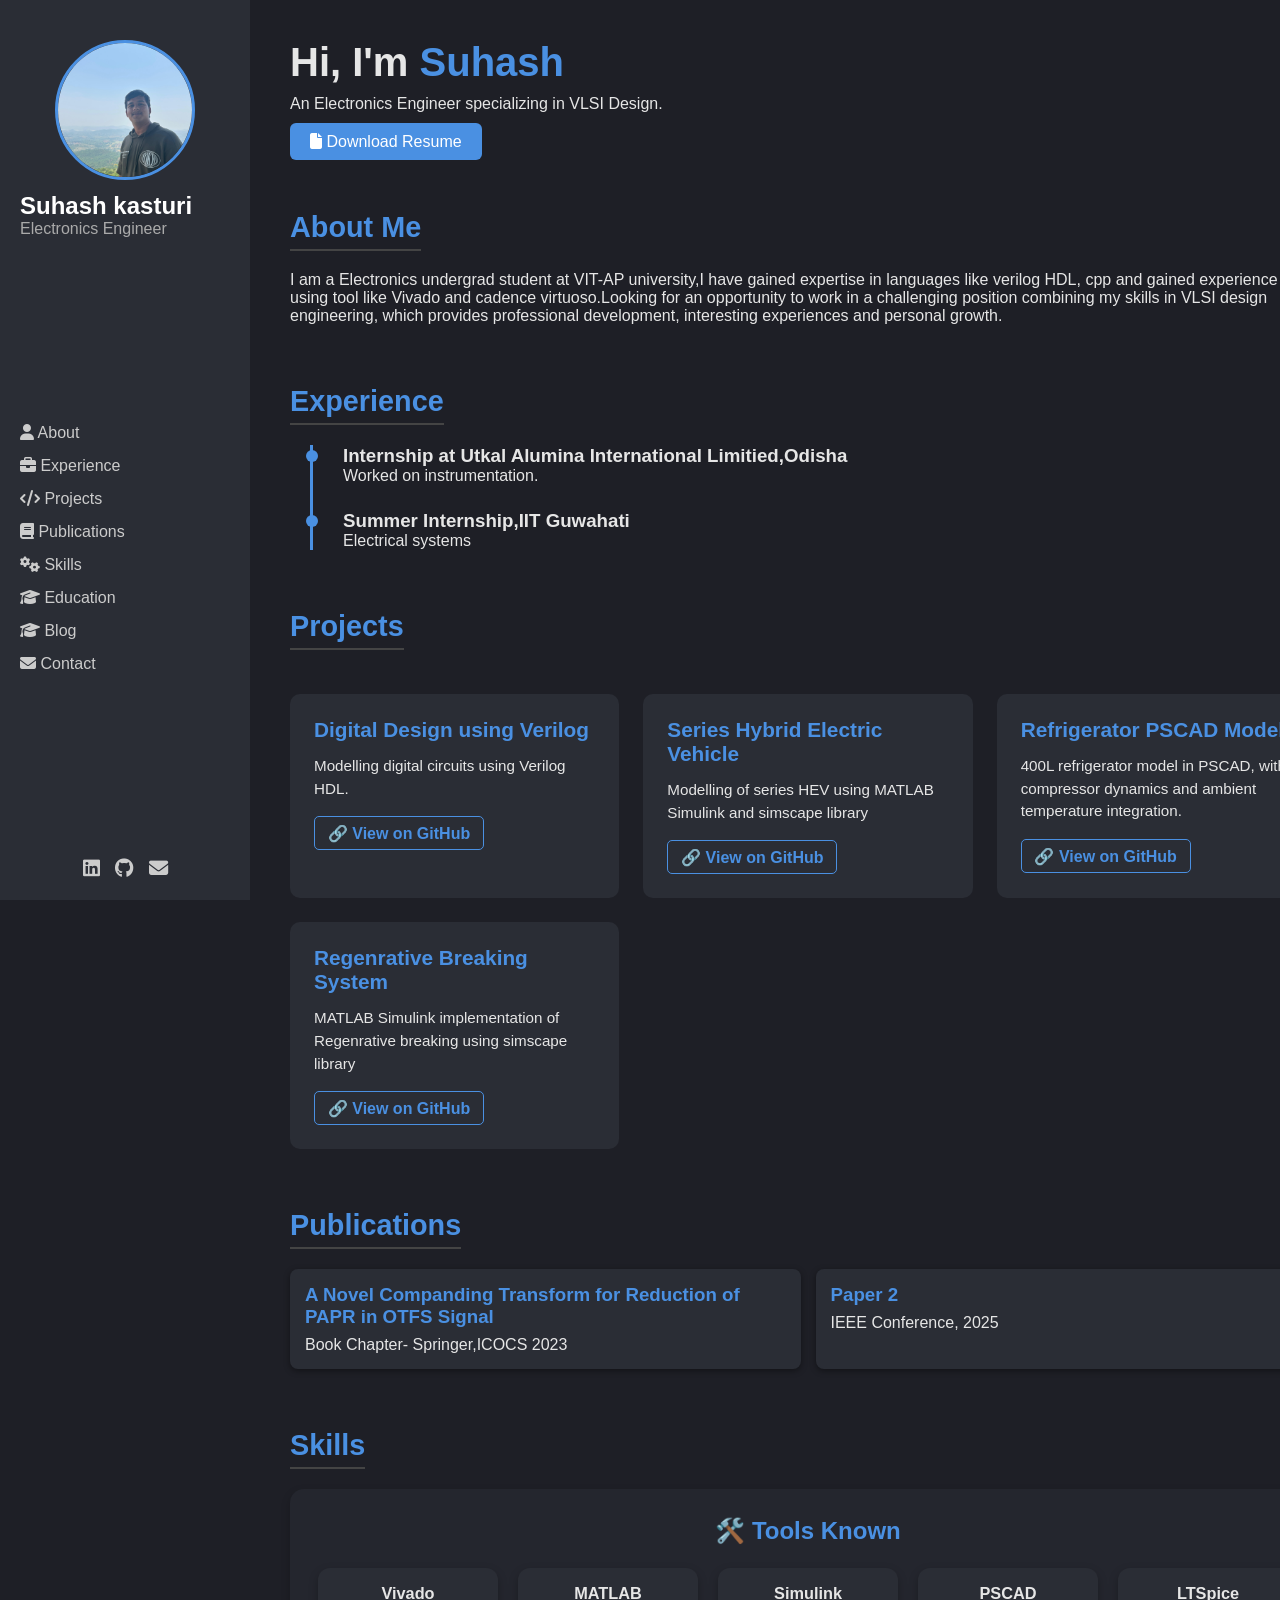
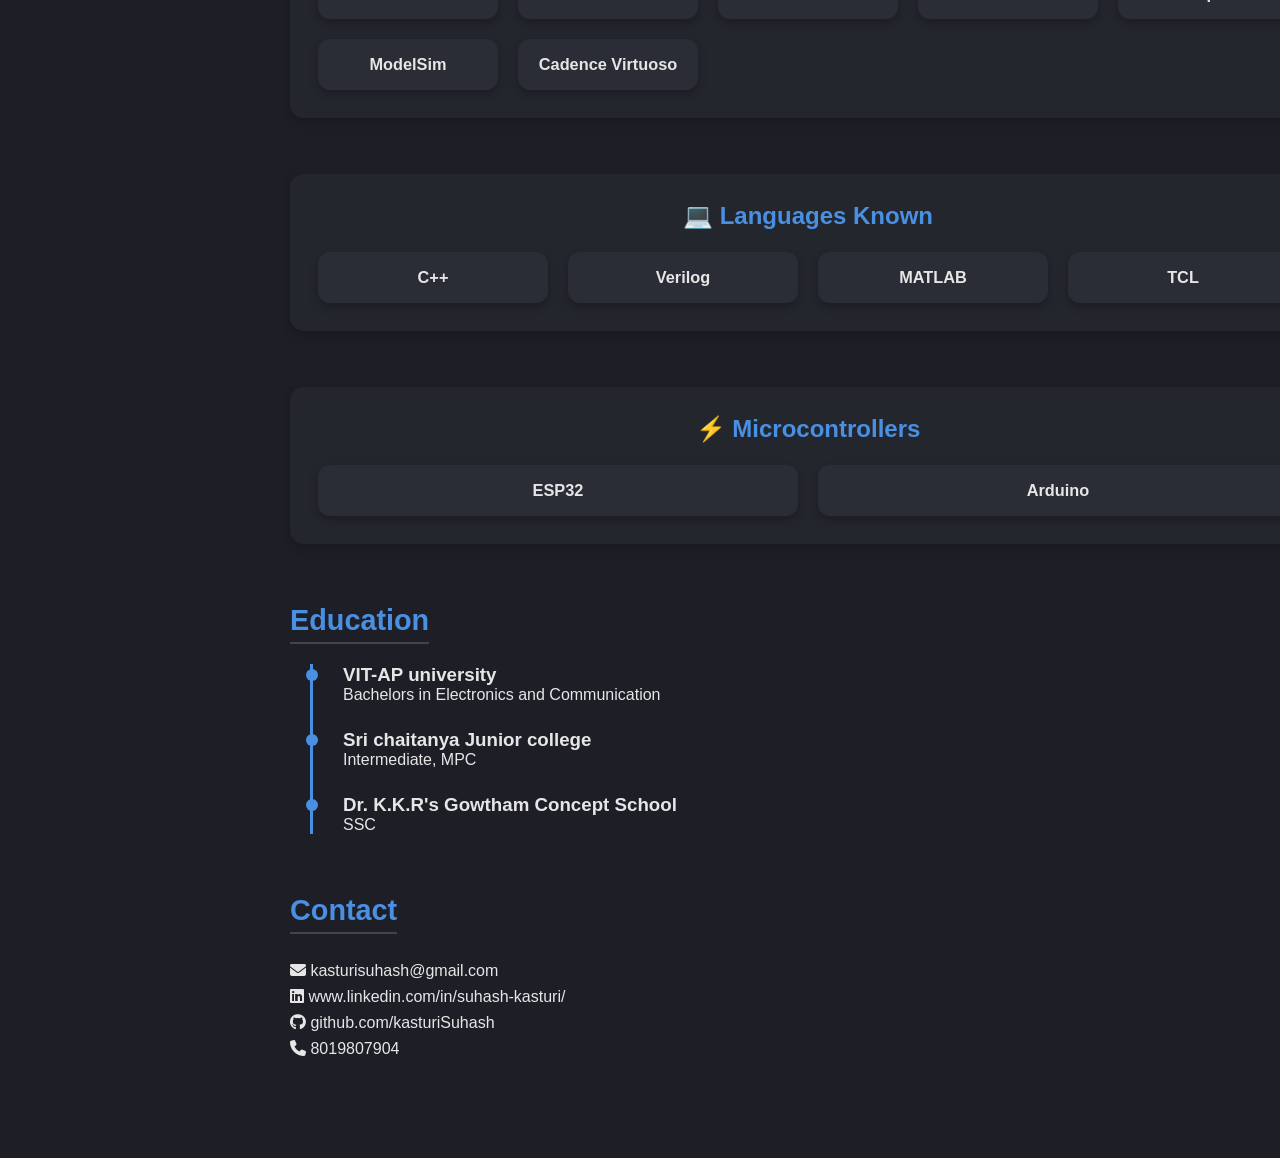
<file: index.html>
<!DOCTYPE html>
<html lang="en">
<head>
  <meta charset="UTF-8">
  <meta name="viewport" content="width=device-width, initial-scale=1.0">
  <title>Suhash | Resume</title>
  <link rel="stylesheet" href="style.css">
  <link rel="stylesheet" href="https://cdnjs.cloudflare.com/ajax/libs/font-awesome/6.5.0/css/all.min.css">
</head>
<body>

  <!-- Hamburger -->
  <div class="hamburger" id="hamburger">
    <i class="fa fa-bars"></i>
  </div>

  <!-- Sidebar -->
  <aside class="sidebar" id="sidebar">
    <div class="profile">
      <img src="profile.jpg" alt="Suhash Profile" class="profile-pic">

      <h2>Suhash kasturi</h2>
      <p>Electronics Engineer</p>
    </div>
    <nav>
      <a href="#about"><i class="fa fa-user"></i> About</a>
      <a href="#experience"><i class="fa fa-briefcase"></i> Experience</a>
       
      <a href="#projects"><i class="fa fa-code"></i> Projects</a>
      <a href="#publications"><i class="fa fa-book"></i> Publications</a>
      <a href="#skills"><i class="fa fa-cogs"></i> Skills</a>
      <a href="#education"><i class="fa fa-graduation-cap"></i> Education</a>
      <a href="/blog.html"><i class="fa fa-graduation-cap"></i> Blog</a>
     
      <a href="#contact"><i class="fa fa-envelope"></i> Contact</a>
    </nav>
    <div class="socials">
      <a href="https://www.linkedin.com/in/suhash-kasturi/" target="_blank" rel = "noopener"><i class="fab fa-linkedin"></i></a>
      <a href="https://github.com/kasturiSuhash" target="_blank" rel = "noopener"><i class="fab fa-github"></i></a>
      <a href="mailto:kasturisuhash@gmail.com" target="_blank" rel = "noopener"><i class="fa fa-envelope"></i></a>
    </div>
  </aside>

  <!-- Main -->
  <main>
    <!-- Hero -->
    <section id="hero" class="section hero">
      <h1>Hi, I'm <span>Suhash</span></h1>
      <p>An Electronics Engineer specializing in VLSI Design.</p>
      <a href="resume.pdf" class="btn" target="_blank" download><i class="fa fa-file"></i> Download Resume</a>
    </section>

    <!-- About -->
    <section id="about" class="section">
      <h2>About Me</h2>
      <p>I am a Electronics undergrad student at VIT-AP university,I have gained expertise in languages like verilog HDL, cpp and gained experience in using tool like Vivado and cadence virtuoso.Looking for an opportunity to work in a challenging position combining my skills in VLSI design engineering, which provides professional development, interesting experiences and personal growth.</p>
    </section>

    <!-- Experience -->
    <section id="experience" class="section">
      <h2>Experience</h2>
      <div class="timeline">
        <div class="timeline-item">
          <div class="timeline-dot"></div>
          <div class="timeline-content">
            <h3>Internship at Utkal Alumina International Limitied,Odisha</h3>
            <p>Worked on instrumentation.</p>
          </div>
        </div>
        <div class="timeline-item">
          <div class="timeline-dot"></div>
          <div class="timeline-content">
            <h3>Summer Internship,IIT Guwahati</h3>
            <p>Electrical systems</p>
          </div>
        </div>
      </div>
    </section>
     
   
   <!-- Projects Section -->
<section id="projects" class="section">
  <h2 class="section-title">Projects</h2>

  <div class="projects-grid">
    <div class="project-card">
      <h3 class="project-title">Digital Design using Verilog</h3>
      <p class="project-desc">Modelling digital circuits using Verilog HDL.</p>
      <a href="https://github.com/kasturiSuhash/Verilog_Practice" rel="noopener" target="_blank" class="project-link">🔗 View on GitHub</a>
    </div>

    <div class="project-card">
      <h3 class="project-title">Series Hybrid Electric Vehicle</h3>
      <p class="project-desc">Modelling of series HEV using MATLAB Simulink and simscape library</p>
      <a href="https://github.com/kasturiSuhash/SHEV-simulinkmodel" rel="noopener" target="_blank" class="project-link">🔗 View on GitHub</a>
    </div>

    <div class="project-card">
      <h3 class="project-title">Refrigerator PSCAD Model</h3>
      <p class="project-desc">400L refrigerator model in PSCAD, with compressor dynamics and ambient temperature integration.</p>
      <a href="https://github.com/yourusername/pscad-fridge-model" rel="noopener" target="_blank" class="project-link">🔗 View on GitHub</a>
    </div>

    <div class="project-card">
      <h3 class="project-title">Regenrative Breaking System</h3>
      <p class="project-desc">MATLAB Simulink implementation of Regenrative breaking using simscape library</p>
      <a href="https://github.com/kasturiSuhash/SHEV-simulinkmodel" rel="noopener" target="_blank" class="project-link">🔗 View on GitHub</a>
    </div>
  </div>
</section>

    <!-- Publications -->
    <section id="publications" class="section">
      <h2>Publications</h2>
      <div class="card-grid">
        <a href="https://link.springer.com/chapter/10.1007/978-981-96-1587-2_48" rel = "noopener" class="card" target="_blank"><h3>A Novel Companding Transform for Reduction of PAPR in OTFS Signal</h3><p>Book Chapter- Springer,ICOCS 2023</p></a>
        <a href="paper2.pdf" class="card" target="_blank"><h3>Paper 2 </h3><p>IEEE Conference, 2025</p></a>
      </div>
    </section>  
<!-- Skills Section -->
<section id="skills" class="section">
  <h2 class="section-title">Skills</h2>

  <!-- Tools Known -->
  <div class="skills-category">
    <h3 class="skills-heading">🛠️ Tools Known</h3>
    <div class="skills-grid">
      <div class="skill-card">Vivado</div>
      <div class="skill-card">MATLAB</div>
      <div class="skill-card">Simulink</div>
      <div class="skill-card">PSCAD</div>
      <div class="skill-card">LTSpice</div>
      <div class="skill-card">ModelSim</div>
      <div class="skill-card">Cadence Virtuoso</div>
    </div>
  </div>

  <!-- Languages Known -->
  <div class="skills-category">
    <h3 class="skills-heading">💻 Languages Known</h3>
    <div class="skills-grid">
      <div class="skill-card">C++</div>
      <div class="skill-card">Verilog</div>
      <div class="skill-card">MATLAB</div>
      <div class="skill-card">TCL</div>
    </div>
  </div>

  <!-- Microcontrollers -->
  <div class="skills-category">
    <h3 class="skills-heading">⚡ Microcontrollers</h3>
    <div class="skills-grid">
      <div class="skill-card">ESP32</div>
      <div class="skill-card">Arduino</div>
    </div>
  </div>
</section>
    <!-- Education -->
    <section id="education" class="section">
      <h2>Education</h2>
      <div class="timeline">
        <div class="timeline-item">
          <div class="timeline-dot"></div>
          <div class="timeline-content">
            <h3>VIT-AP university</h3>
            <p>Bachelors in Electronics and Communication</p>
          </div>
        </div>
        <div class="timeline-item">
          <div class="timeline-dot"></div>
          <div class="timeline-content">
            <h3>Sri chaitanya Junior college</h3>
            <p>Intermediate, MPC</p>
          </div>
        </div>
        <div class="timeline-item">
          <div class="timeline-dot"></div>
          <div class="timeline-content">
            <h3>Dr. K.K.R's Gowtham Concept School</h3>
            <p>SSC</p>
          </div>
        </div>
      </div>
    </section>

   

    <!-- Contact -->
    <section id="contact" class="section">
      <h2>Contact</h2>
      <p><i class="fa fa-envelope"></i> kasturisuhash@gmail.com</p>
      <p><i class="fab fa-linkedin"></i> www.linkedin.com/in/suhash-kasturi/</p>
      <p><i class="fab fa-github"></i> github.com/kasturiSuhash</p>
      <p><i class="fa fa-phone"></i> 8019807904</p>
    </section>
  </main>

  <script>
    // Sidebar toggle
    const hamburger = document.getElementById("hamburger");
    const sidebar = document.getElementById("sidebar");
    hamburger.addEventListener("click", () => {
      sidebar.classList.toggle("active");
    });
  </script>
</body>
</html>
</file>
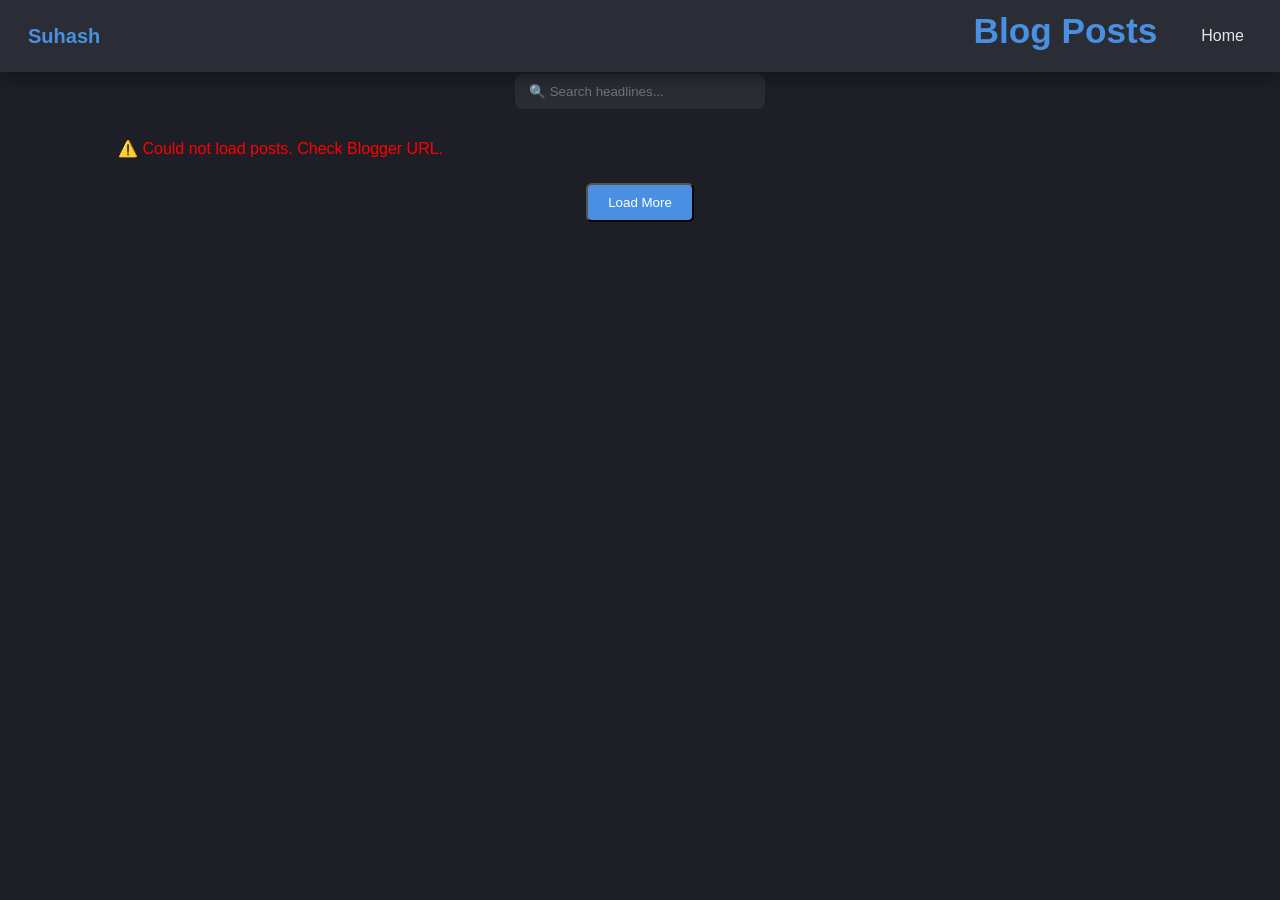
<file: blog.html>
<!DOCTYPE html>
<html lang="en">
<head>
  <meta charset="utf-8" />
  <meta name="viewport" content="width=device-width,initial-scale=1" />
  <title>Blog | Suhash</title>
  <link rel="stylesheet" href="style.css" />
</head>
<body>
  <!-- NAVBAR -->
  <header class="topbar">
  <div class="brand">Suhash</div>
  <nav class="topnav" aria-label="Main navigation">
    <h2 class="page-title">Blog Posts</h1>
    <a href="index.html">Home</a>
    
  </nav>
</header>


  <!-- MAIN -->
  <main class="blog-container">
    
    <p class="muted">Fetching posts from my Google Blogger</p>

    <div class="blog-controls">
      <input class="blog-search" placeholder="🔍 Search headlines..." />
    </div>

    <section class="blog-list"></section>

    <div class="pagination">
      <button id="loadMore" class="btn">Load More</button>
    </div>
  </main>

  <script>
    const BLOG_BASE = "https://thetechnestblog.blogspot.com"; // 🔴 Replace with your Blogger URL
    const FEED_URL = `${BLOG_BASE}/feeds/posts/default?alt=json&orderby=published&max-results=50`;

    const blogList = document.querySelector(".blog-list");
    const searchInput = document.querySelector(".blog-search");
    const loadMoreBtn = document.getElementById("loadMore");

    let allPosts = [];
    let currentIndex = 0;
    const PAGE_SIZE = 6;

    function formatDate(str) {
      if (!str) return "";
      return new Date(str).toLocaleDateString("en-US", { month: "short", day: "numeric", year: "numeric" });
    }

    function stripHtml(html) {
      const d = document.createElement("div");
      d.innerHTML = html || "";
      return (d.textContent || d.innerText || "").trim();
    }

    function renderPosts(reset = false) {
      if (reset) blogList.innerHTML = "";
      const slice = allPosts.slice(currentIndex, currentIndex + PAGE_SIZE);

      slice.forEach(entry => {
        const title = entry.title?.$t || "Untitled";
        const date = formatDate(entry.published?.$t);
        const content = entry.summary?.$t || entry.content?.$t || "";
        const excerpt = stripHtml(content).slice(0, 150) + "...";

        let link = "#";
        if (entry.link) {
          const alt = entry.link.find(l => l.rel === "alternate");
          link = alt?.href || link;
        }

        const card = document.createElement("article");
        card.className = "post-card";
        card.innerHTML = `
          <h3 class="post-title"><a href="${link}" target="_blank">${title}</a></h3>
          <div class="post-meta">${date}</div>
          <p class="post-excerpt">${excerpt}</p>
          <a class="post-link" href="${link}" target="_blank">Read More →</a>
        `;
        blogList.appendChild(card);
      });

      currentIndex += PAGE_SIZE;
      if (currentIndex >= allPosts.length) loadMoreBtn.style.display = "none";
    }

    async function loadFeed() {
      try {
        const res = await fetch("https://api.allorigins.win/raw?url=" + encodeURIComponent(FEED_URL));
        const data = await res.json();
        allPosts = data.feed?.entry || [];
        renderPosts(true);
      } catch (err) {
        blogList.innerHTML = "<p style='color:red;'>⚠️ Could not load posts. Check Blogger URL.</p>";
      }
    }

    searchInput.addEventListener("input", e => {
      const q = e.target.value.toLowerCase();
      document.querySelectorAll(".post-card").forEach(card => {
        card.style.display = card.innerText.toLowerCase().includes(q) ? "" : "none";
      });
    });

    loadMoreBtn.addEventListener("click", () => renderPosts());
    document.addEventListener("DOMContentLoaded", loadFeed);
  </script>
</body>
</html>
</file>
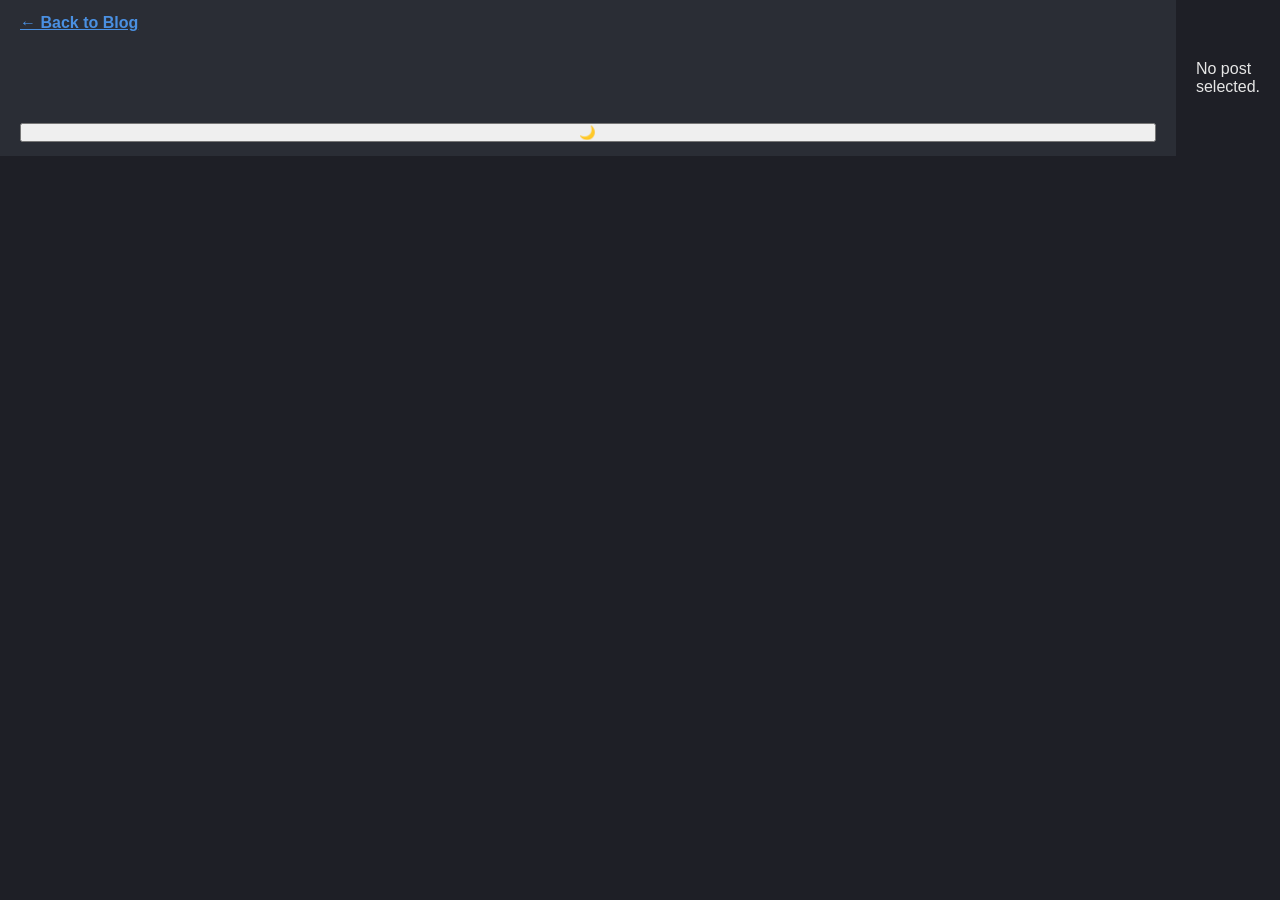
<file: post.html>
<!DOCTYPE html>
<html lang="en">
<head>
  <meta charset="utf-8">
  <meta name="viewport" content="width=device-width,initial-scale=1">
  <title>Post | Suhash</title>
  <link rel="stylesheet" href="style.css">
</head>
<body>
  <!-- NAVBAR -->
  <nav class="sidebar" style="position:static; width:100%; height:auto; display:flex; justify-content:space-between; padding:14px 20px;">
    <a href="blog.html" style="color:var(--accent-color); font-weight:600;">← Back to Blog</a>
    <button id="theme-toggle">🌙</button>
  </nav>

  <main style="max-width:900px; margin:40px auto; padding:20px;">
    <article id="postContent">
      <h1 id="postTitle" style="margin-bottom:10px;"></h1>
      <div id="postDate" class="post-meta" style="margin-bottom:20px;"></div>
      <div id="postBody"></div>
    </article>
  </main>

  <script>
    const urlParams = new URLSearchParams(window.location.search);
    const postUrl = urlParams.get("url");

    async function loadPost() {
      if (!postUrl) {
        document.getElementById("postContent").innerHTML = "<p>No post selected.</p>";
        return;
      }
      const proxy = "https://api.allorigins.win/raw?url=" + encodeURIComponent(postUrl + "?alt=json");
      const res = await fetch(proxy);
      const text = await res.text();

      // Some Blogger setups don’t provide JSON per-post; fallback to iframe
      if (text.startsWith("{")) {
        const data = JSON.parse(text);
        const entry = data.entry;
        document.getElementById("postTitle").textContent = entry.title?.$t || "Untitled";
        document.getElementById("postDate").textContent = new Date(entry.published.$t).toLocaleDateString("en-US", { month: "short", day: "numeric", year: "numeric" });
        document.getElementById("postBody").innerHTML = entry.content?.$t || "";
      } else {
        document.getElementById("postBody").innerHTML = `<iframe src="${postUrl}" style="width:100%; height:80vh; border:none;"></iframe>`;
      }
    }

    loadPost();
  </script>
</body>
</html>
</file>
<file: style.css>
/* ===============================
   THEME TOKENS (Dark-first)
   =============================== */
:root {
  --bg-color: #1e1f26;        /* deep charcoal */
  --text-color: #e6e6e6;      /* light text */
  --accent-color: #4a90e2;    /* blue accent */
  --card-bg: #2a2d35;         /* surface card */
  --card-bg-hover: #353841;   /* hover surface */
  --category-bg: #24262e;     /* subtle divider box */
}

/* ===============================
   Reset & Base
   =============================== */
* {
  margin: 0;
  padding: 0;
  box-sizing: border-box;
  font-family: "Segoe UI", sans-serif;
}

body {
  display: flex;
  background: var(--bg-color);
  color: var(--text-color);
}

/* ===============================
   Hamburger
   =============================== */
.hamburger {
  display: none;
  font-size: 1.5rem;
  padding: 15px;
  color: #fff;
  cursor: pointer;
  position: fixed;
  top: 10px;
  left: 10px;
  z-index: 2000;
}

/* ===============================
   Sidebar
   =============================== */
.sidebar {
  width: 250px;
  background: var(--card-bg);
  padding: 20px;
  height: 100vh;
  position: fixed;
  display: flex;
  flex-direction: column;
  justify-content: space-between;
  transition: transform 0.3s ease;
}

/* Optimized profile image inside sidebar */
.sidebar .profile img {
  width: clamp(96px, 12vw, 140px);
  height: clamp(96px, 12vw, 140px);
  object-fit: cover;
  border-radius: 50%;
  border: 3px solid var(--accent-color);
  margin-bottom: 12px;
}

.profile h2 { color: #fff; }
.profile p  { color: #aaa; }

.sidebar nav {
  display: flex;
  flex-direction: column;
  gap: 15px;
  margin: 30px 0;
}

.sidebar nav a {
  text-decoration: none;
  color: #ccc;
  transition: 0.3s;
}

.sidebar nav a:hover { color: var(--accent-color); }

.sidebar .socials {
  display: flex;
  justify-content: center;
  gap: 15px;
}

.sidebar .socials a {
  font-size: 1.2rem;
  color: #ccc;
  transition: color 0.3s ease;
}

.sidebar .socials a:hover { color: var(--accent-color); }

/* Sidebar hidden on mobile */
.sidebar.active { transform: translateX(0); }
@media (max-width: 768px) {
  .hamburger { display: block; }
  .sidebar { transform: translateX(-100%); }
}

/* ===============================
   Main
   =============================== */
main {
  margin-left: 250px;
  padding: 40px;
  flex: 1;
}

.section { margin-bottom: 60px; }

.section h2 {
  font-size: 1.8rem;
  margin-bottom: 20px;
  border-bottom: 2px solid #444;
  display: inline-block;
  padding-bottom: 5px;
  color: var(--accent-color);
}

/* ===============================
   Profile Picture (generic usage)
   =============================== */
.profile-pic {
  width: 180px;
  height: 180px;
  object-fit: cover;
  border-radius: 50%;
  border: 3px solid var(--accent-color);
  margin: 20px auto;
  display: block;
  transition: transform 0.3s ease;
}

.profile-pic:hover { transform: scale(1.05); }

/* ===============================
   Hero
   =============================== */
.hero h1 { font-size: 2.5rem; margin-bottom: 10px; }
.hero span { color: var(--accent-color); }
.hero p { margin-bottom: 20px; }

.btn {
  background: var(--accent-color);
  color: #fff;
  padding: 10px 20px;
  border-radius: 6px;
  text-decoration: none;
  transition: background 0.25s ease;
}
.btn:hover { background: #357abd; }

/* ===============================
   Section Title (centered variant)
   =============================== */
.section-title {
  text-align: center;
  font-size: 2.5rem;
  font-weight: bold;
  margin-bottom: 2.5rem;
  color: var(--text-color);
}

/* ===============================
   SKILLS (Category dividers + cards)
   =============================== */

/* Category Wrapper with subtle shaded background */
.skills-category {
  background: var(--category-bg);
  border-radius: 14px;
  padding: 28px;
  margin-bottom: 3.5rem;
  box-shadow: 0 4px 10px rgba(0,0,0,0.2);
}

/* Category Headings */
.skills-heading {
  text-align: center;
  font-size: 1.5rem;
  font-weight: 700;
  margin-bottom: 1.4rem;
  color: var(--accent-color);
}

/* Grid Layout (one declaration only) */
.skills-grid {
  display: grid;
  grid-template-columns: repeat(auto-fit, minmax(180px, 1fr));
  gap: 1.25rem;
  max-width: 1000px;
  margin: 0 auto;
  justify-items: stretch;
}

/* Individual Skill Card */
.skill-card {
  background: var(--card-bg);
  color: var(--text-color);
  padding: 16px 20px;
  border-radius: 12px;
  text-align: center;
  font-weight: 600;
  font-size: 1.02rem;
  box-shadow: 0 4px 10px rgba(0,0,0,0.25);
  transition: transform 0.25s ease, box-shadow 0.25s ease, color 0.25s ease, background 0.25s ease;
}

.skill-card:hover {
  transform: translateY(-6px);
  box-shadow: 0 8px 18px rgba(0,0,0,0.35);
  background: var(--card-bg-hover);
  color: var(--accent-color);
}

/* ===============================
   Timeline
   =============================== */
.timeline {
  position: relative;
  margin-left: 20px;
  border-left: 3px solid var(--accent-color);
  padding-left: 20px;
}
.timeline-item { margin-bottom: 25px; }
.timeline-dot {
  width: 12px;
  height: 12px;
  background: var(--accent-color);
  border-radius: 50%;
  position: absolute;
  left: -7px;
  margin-top: 5px;
}
.timeline-content { margin-left: 10px; }

/* ===============================
   Generic Cards (projects, etc.)
   =============================== */
.card-grid {
  display: grid;
  grid-template-columns: repeat(auto-fit, minmax(200px, 1fr));
  gap: 15px;
}

.card {
  background: var(--card-bg);
  padding: 15px;
  border-radius: 8px;
  box-shadow: 0 2px 6px rgba(0,0,0,0.4);
  color: var(--text-color);
  text-decoration: none;
  transition: transform 0.3s ease, background 0.25s ease;
}
.card:hover {
  transform: translateY(-5px);
  background: var(--card-bg-hover);
}
.card h3 { margin-bottom: 8px; color: var(--accent-color); }

/* ===============================
   Contact
   =============================== */
#contact p {
  margin: 8px 0;
  font-size: 1rem;
}

/* ===============================
   Responsive
   =============================== */
@media (max-width: 768px) {
  body { flex-direction: column; }
  main { margin-left: 0; padding: 20px; }
  .profile { display: none; }

  .skills-grid {
    grid-template-columns: repeat(auto-fit, minmax(150px, 1fr));
  }
}

/* Projects Section */
.projects-grid {
  display: grid;
  grid-template-columns: repeat(auto-fit, minmax(280px, 1fr));
  gap: 1.5rem;
  margin-top: 1.5rem;
}

.project-card {
  background: var(--card-bg);
  padding: 1.5rem;
  border-radius: 10px;
  box-shadow: var(--shadow);
  transition: transform 0.2s, box-shadow 0.2s;
}

.project-card:hover {
  transform: translateY(-5px);
  box-shadow: 0 6px 12px rgba(0,0,0,0.2);
}

.project-title {
  font-size: 1.3rem;
  font-weight: 600;
  margin-bottom: 0.8rem;
  color: var(--accent-color);
}

.project-desc {
  font-size: 0.95rem;
  line-height: 1.5;
  margin-bottom: 1rem;
  color: var(--text-color);
}

.project-link {
  display: inline-block;
  text-decoration: none;
  font-weight: 600;
  color: var(--accent-color);
  border: 1px solid var(--accent-color);
  padding: 0.4rem 0.8rem;
  border-radius: 5px;
  transition: background 0.2s, color 0.2s;
}

.project-link:hover {
  background: var(--accent-color);
  color: #fff;
}


/* ---------------------------
   Blog page styles (append)
   --------------------------- */
/* ===== TOP NAVBAR ===== */
.topbar {
  background: #2a2d35;
  display: flex;
  justify-content: space-between;
  align-items: center;
  padding: 14px 30px;
  position: sticky;
  top: 0;
  z-index: 1000;
}
.topbar .brand {
  font-size: 1.3rem;
  font-weight: bold;
  color: var(--accent-color);
}
.topnav a {
  margin-left: 18px;
  text-decoration: none;
  color: var(--text-color);
  transition: color 0.3s;
}
.topnav a:hover,
.topnav a.active {
  color: var(--accent-color);
}

/* ===== BLOG PAGE ===== */
.blog-container {
  max-width: 1000px;
  margin: 40px auto;
  padding: 0 20px;
}
.page-title {
  font-size: 2.2rem;
  text-align: center;
  margin-bottom: 10px;
  color: var(--accent-color);
}
.blog-controls {
  text-align: center;
  margin: 20px 0;
}
.blog-search {
  padding: 10px 14px;
  border-radius: 8px;
  border: none;
  width: 250px;
  max-width: 100%;
  background: #2a2d35;
  color: var(--text-color);
}
.blog-search:focus {
  outline: 2px solid var(--accent-color);
}

/* Blog list grid */
.blog-list {
  display: grid;
  grid-template-columns: repeat(auto-fit, minmax(280px, 1fr));
  gap: 20px;
  margin-top: 30px;
}

/* Post card */
.post-card {
  background: var(--card-bg);
  padding: 20px;
  border-radius: 10px;
  box-shadow: 0 3px 8px rgba(0,0,0,0.3);
  transition: transform 0.3s ease, background 0.3s ease;
}
.post-card:hover {
  transform: translateY(-6px);
  background: var(--card-bg-hover);
}
.post-title {
  font-size: 1.2rem;
  margin-bottom: 8px;
}
.post-title a {
  color: var(--text-color);
  text-decoration: none;
}
.post-title a:hover {
  color: var(--accent-color);
}
.post-meta {
  font-size: 0.85rem;
  opacity: 0.7;
  margin-bottom: 10px;
}
.post-excerpt {
  font-size: 0.95rem;
  margin-bottom: 14px;
}
.post-link {
  color: var(--accent-color);
  text-decoration: none;
  font-weight: 600;
}

/* Pagination */
.pagination {
  text-align: center;
  margin-top: 25px;
}

/*new append*/
/* ===== BLOG: override sidebar and make full-width topbar ===== */

/* Hide the left sidebar and remove main's left margin on pages marked no-sidebar */
body.no-sidebar .sidebar {
  display: none !important;
}
body.no-sidebar main {
  margin-left: 0 !important;
  padding-top: 88px; /* enough space so content doesn't sit under fixed topbar */
}

/* Topbar: full width fixed header that sits above content */
.topbar {
  position: fixed;
  top: 0;
  left: 0;
  right: 0;
  height: 72px;
  display: flex;
  align-items: center;
  justify-content: space-between;
  padding: 0 28px;
  background: var(--card-bg);
  box-shadow: 0 6px 20px rgba(0,0,0,0.35);
  z-index: 2000;
}

/* Brand on left */
.topbar .brand {
  font-size: 1.25rem;
  font-weight: 700;
  color: var(--accent-color);
}

/* Nav items on right, aligned vertically, spaced */
.topbar .topnav {
  display: flex;
  align-items: center;
  gap: 18px;
}

/* Links style */
.topbar .topnav a {
  color: var(--text-color);
  text-decoration: none;
  padding: 6px 8px;
  border-radius: 6px;
  transition: color 0.18s ease, background 0.18s ease;
}
.topbar .topnav a:hover,
.topbar .topnav a.active {
  color: #fff;
  background: rgba(100,100,255,0.12);
  text-decoration: none;
}

/* Theme toggle button styling inside topbar */
.topbar #theme-toggle {
  background: transparent;
  border: none;
  font-size: 18px;
  cursor: pointer;
  color: var(--text-color);
}

/* Ensure the blog container sits under the fixed topbar */
.blog-container {
  max-width: 1100px;
  margin: 0 auto;
  padding: 28px;
  margin-top: 8px; /* combined with main padding-top from body.no-sidebar */
}

/* Mobile: collapse nav into stacked items (keeps header compact) */
@media (max-width: 880px) {
  .topbar {
    padding: 0 14px;
    height: 64px;
  }
  .topbar .topnav {
    gap: 10px;
    font-size: 0.95rem;
  }
  body.no-sidebar main { padding-top: 76px; }
}
</file>
